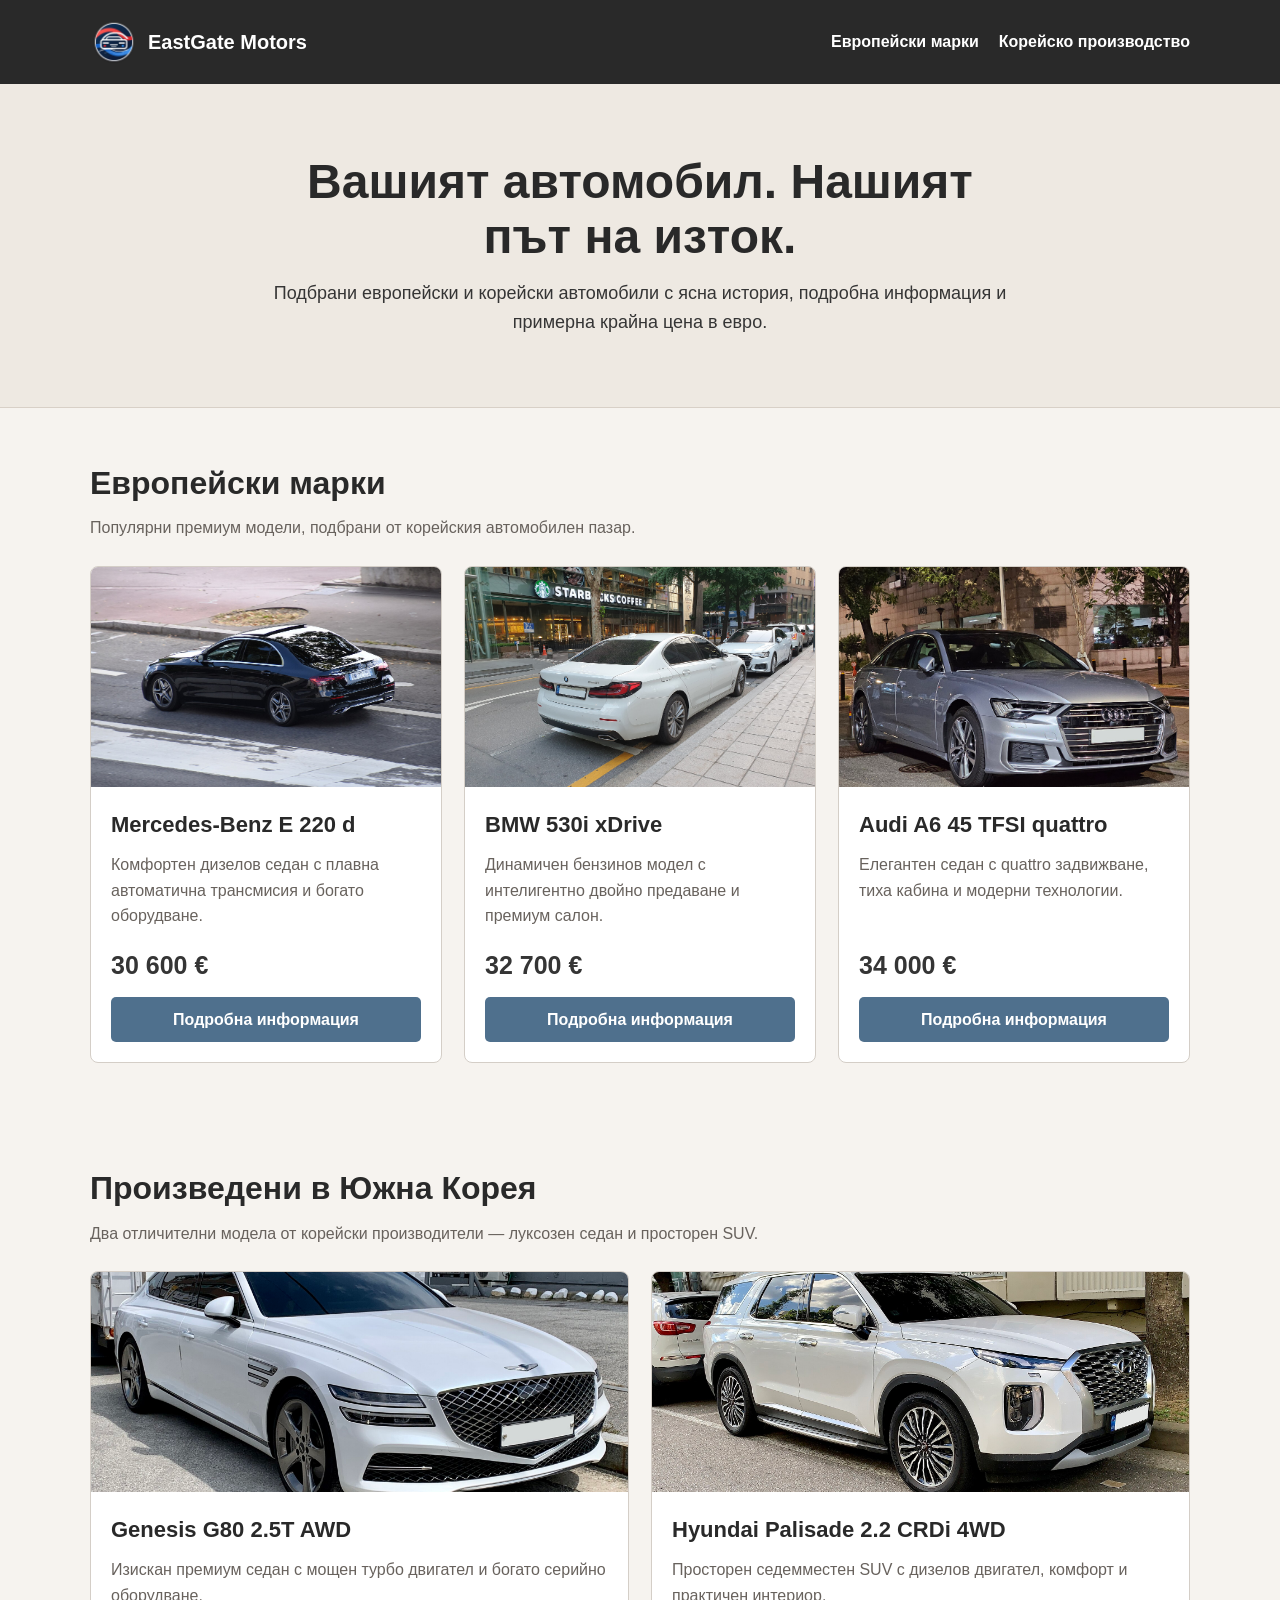
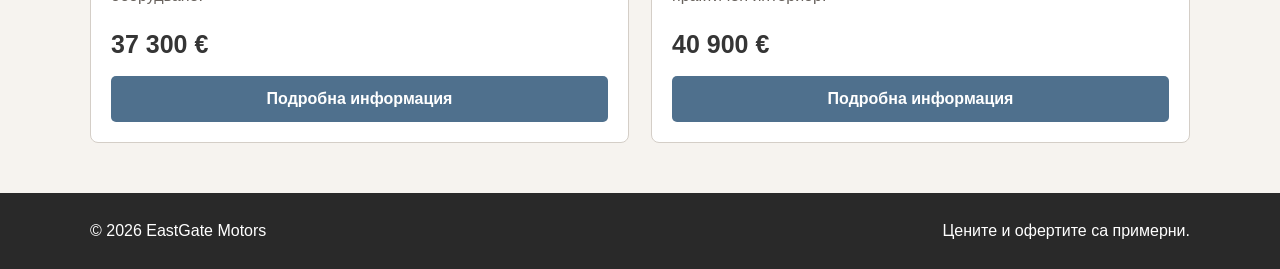
<file: index.html>
<!DOCTYPE html>
<html lang="bg">
<head>
    <meta charset="UTF-8">
    <meta name="viewport" content="width=device-width, initial-scale=1.0">
    <meta name="description" content="EastGate Motors предлага подбрани автомобили за внос от Южна Корея.">
    <title>EastGate Motors | Автомобили от Южна Корея</title>
    <link rel="stylesheet" href="styles.css">
</head>
<body>
    <header class="site-header">
        <nav class="site-nav container" aria-label="Основна навигация">
            <a class="brand" href="index.html" aria-label="EastGate Motors - начало">
                <img class="site-logo" src="images/logo.png" alt="Лого на EastGate Motors">
                <span>EastGate Motors</span>
            </a>
            <ul class="nav-links">
                <li><a href="#european-cars">Европейски марки</a></li>
                <li><a href="#korean-cars">Корейско производство</a></li>
            </ul>
        </nav>
    </header>

    <main>
        <section class="hero">
            <div class="hero-content container">
                <h1>Вашият автомобил. Нашият път на изток.</h1>
                <p>Подбрани европейски и корейски автомобили с ясна история, подробна информация и примерна крайна цена в евро.</p>
            </div>
        </section>

        <section class="section" id="european-cars">
            <div class="container">
                <header class="section-heading">
                    <h2>Европейски марки</h2>
                    <p>Популярни премиум модели, подбрани от корейския автомобилен пазар.</p>
                </header>

                <div class="catalog-grid">
                    <article class="vehicle-card">
                        <a class="vehicle-card__image-link" href="mercedes-e-class.html">
                            <img src="images/mercedes-e-class.jpg" alt="Черен Mercedes-Benz E-Class E 220 d" loading="lazy">
                        </a>
                        <div class="vehicle-card__body">
                            <h3>Mercedes-Benz E 220 d</h3>
                            <p>Комфортен дизелов седан с плавна автоматична трансмисия и богато оборудване.</p>
                            <div class="card-footer">
                                <span class="price">30 600 €</span>
                                <a class="card-button" href="mercedes-e-class.html">Подробна информация</a>
                            </div>
                        </div>
                    </article>

                    <article class="vehicle-card">
                        <a class="vehicle-card__image-link" href="bmw-5-series.html">
                            <img src="images/bmw-5-series.jpg" alt="Бяло BMW 530i от серия G30" loading="lazy">
                        </a>
                        <div class="vehicle-card__body">
                            <h3>BMW 530i xDrive</h3>
                            <p>Динамичен бензинов модел с интелигентно двойно предаване и премиум салон.</p>
                            <div class="card-footer">
                                <span class="price">32 700 €</span>
                                <a class="card-button" href="bmw-5-series.html">Подробна информация</a>
                            </div>
                        </div>
                    </article>

                    <article class="vehicle-card">
                        <a class="vehicle-card__image-link" href="audi-a6.html">
                            <img src="images/audi-a6.jpg" alt="Сребрист Audi A6 45 TFSI quattro" loading="lazy">
                        </a>
                        <div class="vehicle-card__body">
                            <h3>Audi A6 45 TFSI quattro</h3>
                            <p>Елегантен седан с quattro задвижване, тиха кабина и модерни технологии.</p>
                            <div class="card-footer">
                                <span class="price">34 000 €</span>
                                <a class="card-button" href="audi-a6.html">Подробна информация</a>
                            </div>
                        </div>
                    </article>
                </div>
            </div>
        </section>

        <section class="section" id="korean-cars">
            <div class="container">
                <header class="section-heading">
                    <h2>Произведени в Южна Корея</h2>
                    <p>Два отличителни модела от корейски производители — луксозен седан и просторен SUV.</p>
                </header>

                <div class="catalog-grid catalog-grid--two">
                    <article class="vehicle-card">
                        <a class="vehicle-card__image-link" href="genesis-g80.html">
                            <img src="images/genesis-g80.jpg" alt="Черен Genesis G80 от поколение RG3" loading="lazy">
                        </a>
                        <div class="vehicle-card__body">
                            <h3>Genesis G80 2.5T AWD</h3>
                            <p>Изискан премиум седан с мощен турбо двигател и богато серийно оборудване.</p>
                            <div class="card-footer">
                                <span class="price">37 300 €</span>
                                <a class="card-button" href="genesis-g80.html">Подробна информация</a>
                            </div>
                        </div>
                    </article>

                    <article class="vehicle-card">
                        <a class="vehicle-card__image-link" href="hyundai-palisade.html">
                            <img src="images/hyundai-palisade.jpg" alt="Бял Hyundai Palisade, сниман в Южна Корея" loading="lazy">
                        </a>
                        <div class="vehicle-card__body">
                            <h3>Hyundai Palisade 2.2 CRDi 4WD</h3>
                            <p>Просторен седемместен SUV с дизелов двигател, комфорт и практичен интериор.</p>
                            <div class="card-footer">
                                <span class="price">40 900 €</span>
                                <a class="card-button" href="hyundai-palisade.html">Подробна информация</a>
                            </div>
                        </div>
                    </article>
                </div>
            </div>
        </section>

    </main>

    <footer class="site-footer">
        <div class="footer-content container">
            <p>© 2026 EastGate Motors</p>
            <p>Цените и офертите са примерни.</p>
        </div>
    </footer>
</body>
</html>
</file>
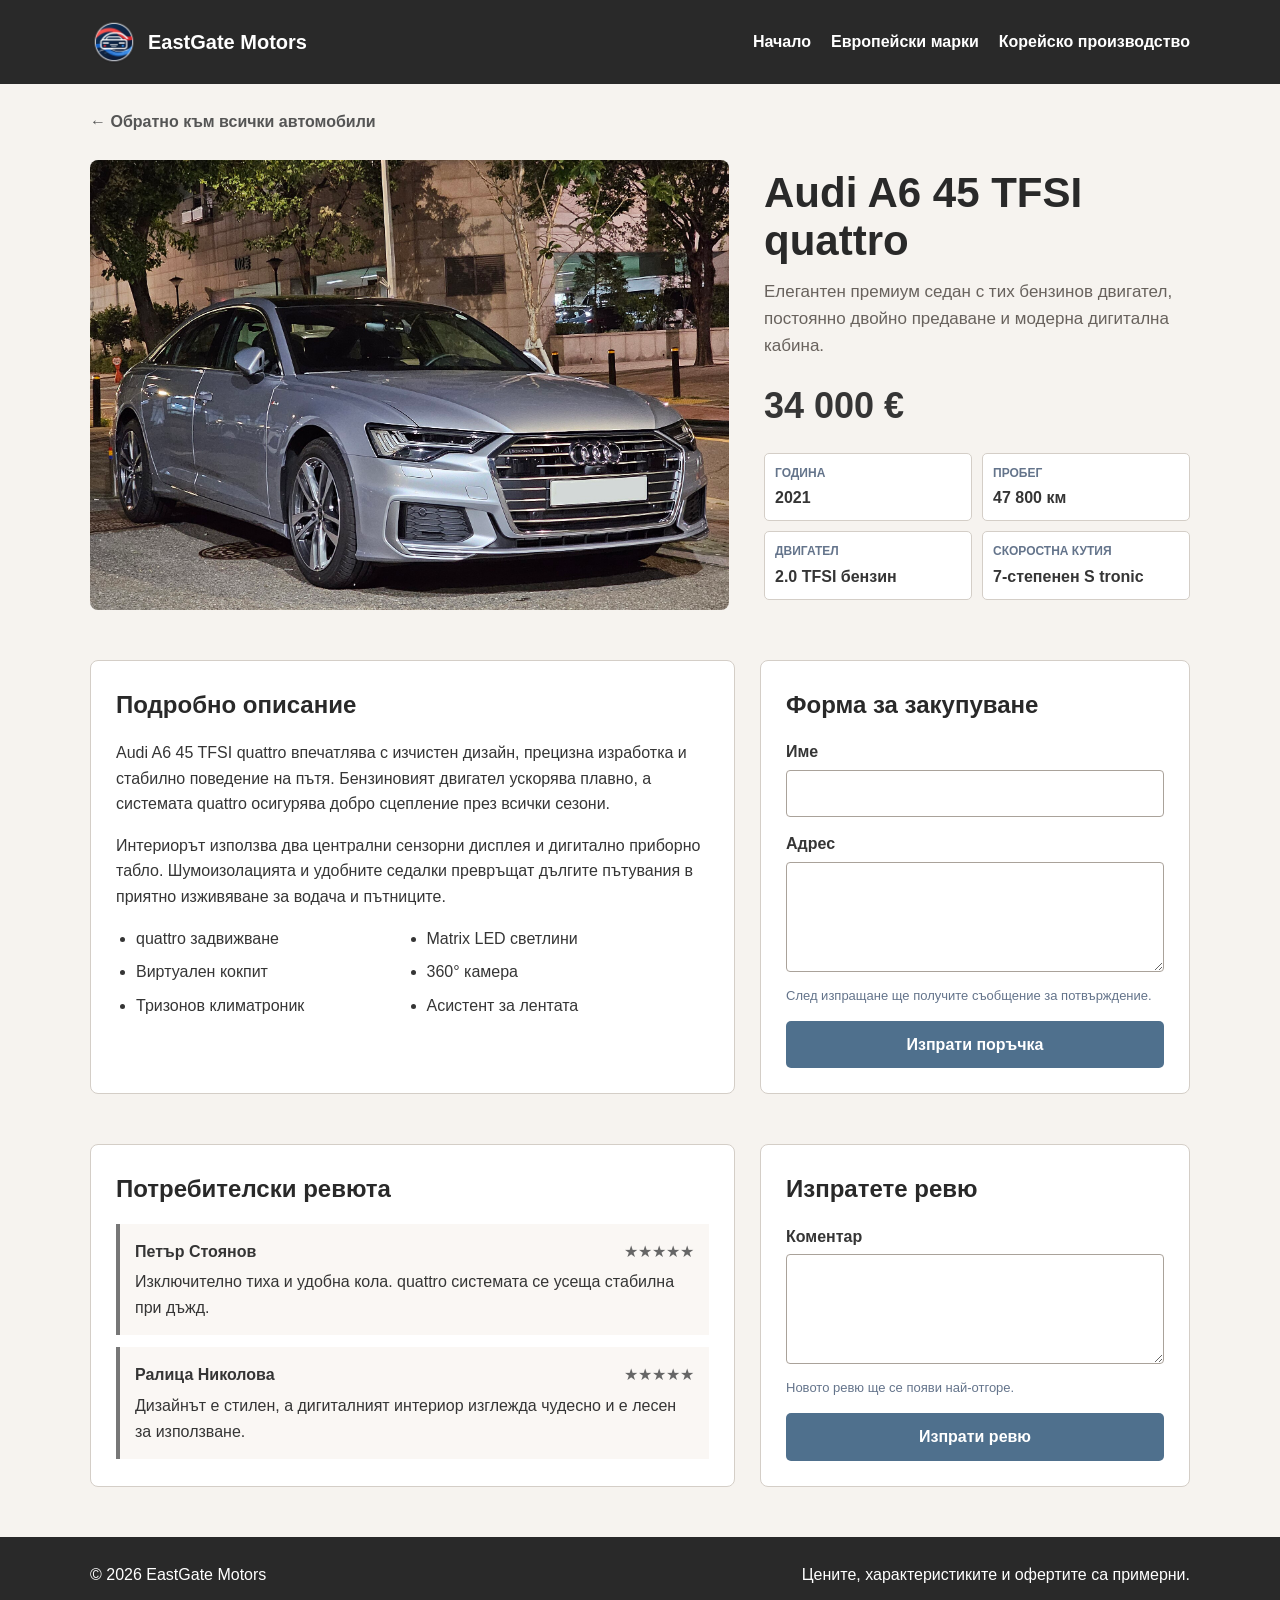
<file: audi-a6.html>
<!DOCTYPE html>
<html lang="bg">
<head>
    <meta charset="UTF-8">
    <meta name="viewport" content="width=device-width, initial-scale=1.0">
    <meta name="description" content="Подробна информация за Audi A6 45 TFSI quattro от EastGate Motors.">
    <title>Audi A6 45 TFSI quattro | EastGate Motors</title>
    <link rel="stylesheet" href="styles.css">
    <script src="script.js" defer></script>
</head>
<body>
    <header class="site-header">
        <nav class="site-nav container" aria-label="Основна навигация">
            <a class="brand" href="index.html" aria-label="EastGate Motors - начало">
                <img class="site-logo" src="images/logo.png" alt="Лого на EastGate Motors">
                <span>EastGate Motors</span>
            </a>
            <ul class="nav-links">
                <li><a href="index.html">Начало</a></li>
                <li><a href="index.html#european-cars">Европейски марки</a></li>
                <li><a href="index.html#korean-cars">Корейско производство</a></li>
            </ul>
        </nav>
    </header>

    <main class="container">
        <nav class="breadcrumb" aria-label="Навигационна пътека">
            <a href="index.html">← Обратно към всички автомобили</a>
        </nav>

        <section class="product-hero">
            <figure class="product-figure">
                <img src="images/audi-a6.jpg" alt="Сребрист Audi A6 45 TFSI quattro от поколение C8">
            </figure>

            <div class="product-summary">
                <h1>Audi A6 45 TFSI quattro</h1>
                <p class="lead">Елегантен премиум седан с тих бензинов двигател, постоянно двойно предаване и модерна дигитална кабина.</p>
                <span class="price price--large">34 000 €</span>
                <dl class="spec-grid">
                    <div><dt>Година</dt><dd>2021</dd></div>
                    <div><dt>Пробег</dt><dd>47 800 км</dd></div>
                    <div><dt>Двигател</dt><dd>2.0 TFSI бензин</dd></div>
                    <div><dt>Скоростна кутия</dt><dd>7-степенен S tronic</dd></div>
                </dl>
            </div>
        </section>

        <section class="detail-grid">
            <article class="description-panel">
                <h2>Подробно описание</h2>
                <p>Audi A6 45 TFSI quattro впечатлява с изчистен дизайн, прецизна изработка и стабилно поведение на пътя. Бензиновият двигател ускорява плавно, а системата quattro осигурява добро сцепление през всички сезони.</p>
                <p>Интериорът използва два централни сензорни дисплея и дигитално приборно табло. Шумоизолацията и удобните седалки превръщат дългите пътувания в приятно изживяване за водача и пътниците.</p>
                <ul class="feature-list">
                    <li>quattro задвижване</li>
                    <li>Matrix LED светлини</li>
                    <li>Виртуален кокпит</li>
                    <li>360° камера</li>
                    <li>Тризонов климатроник</li>
                    <li>Асистент за лентата</li>
                </ul>
            </article>

            <aside class="panel">
                <h2>Форма за закупуване</h2>
                <form id="purchase-form" class="form-stack" action="#" method="post">
                    <div class="form-field">
                        <label for="buyer-name">Име</label>
                        <input id="buyer-name" name="name" type="text" autocomplete="name" required>
                    </div>
                    <div class="form-field">
                        <label for="buyer-address">Адрес</label>
                        <textarea id="buyer-address" name="address" autocomplete="street-address" required></textarea>
                    </div>
                    <p class="form-note">След изпращане ще получите съобщение за потвърждение.</p>
                    <button class="button" type="submit">Изпрати поръчка</button>
                </form>
            </aside>
        </section>

        <section class="reviews-grid">
            <div class="reviews-panel">
                <h2>Потребителски ревюта</h2>
                <div class="reviews-list">
                    <article class="review">
                        <header><strong>Петър Стоянов</strong><span class="stars" aria-label="5 от 5 звезди">★★★★★</span></header>
                        <p>Изключително тиха и удобна кола. quattro системата се усеща стабилна при дъжд.</p>
                    </article>
                    <article class="review">
                        <header><strong>Ралица Николова</strong><span class="stars" aria-label="5 от 5 звезди">★★★★★</span></header>
                        <p>Дизайнът е стилен, а дигиталният интериор изглежда чудесно и е лесен за използване.</p>
                    </article>
                </div>
            </div>

            <div class="panel">
                <h2>Изпратете ревю</h2>
                <form id="review-form" class="form-stack" action="#" method="post">
                    <div class="form-field">
                        <label for="review-comment">Коментар</label>
                        <textarea id="review-comment" name="comment" required></textarea>
                    </div>
                    <p class="form-note">Новото ревю ще се появи най-отгоре.</p>
                    <button class="button" type="submit">Изпрати ревю</button>
                </form>
            </div>
        </section>
    </main>

    <footer class="site-footer">
        <div class="footer-content container">
            <p>© 2026 EastGate Motors</p>
            <p>Цените, характеристиките и офертите са примерни.</p>
        </div>
    </footer>
</body>
</html>
</file>
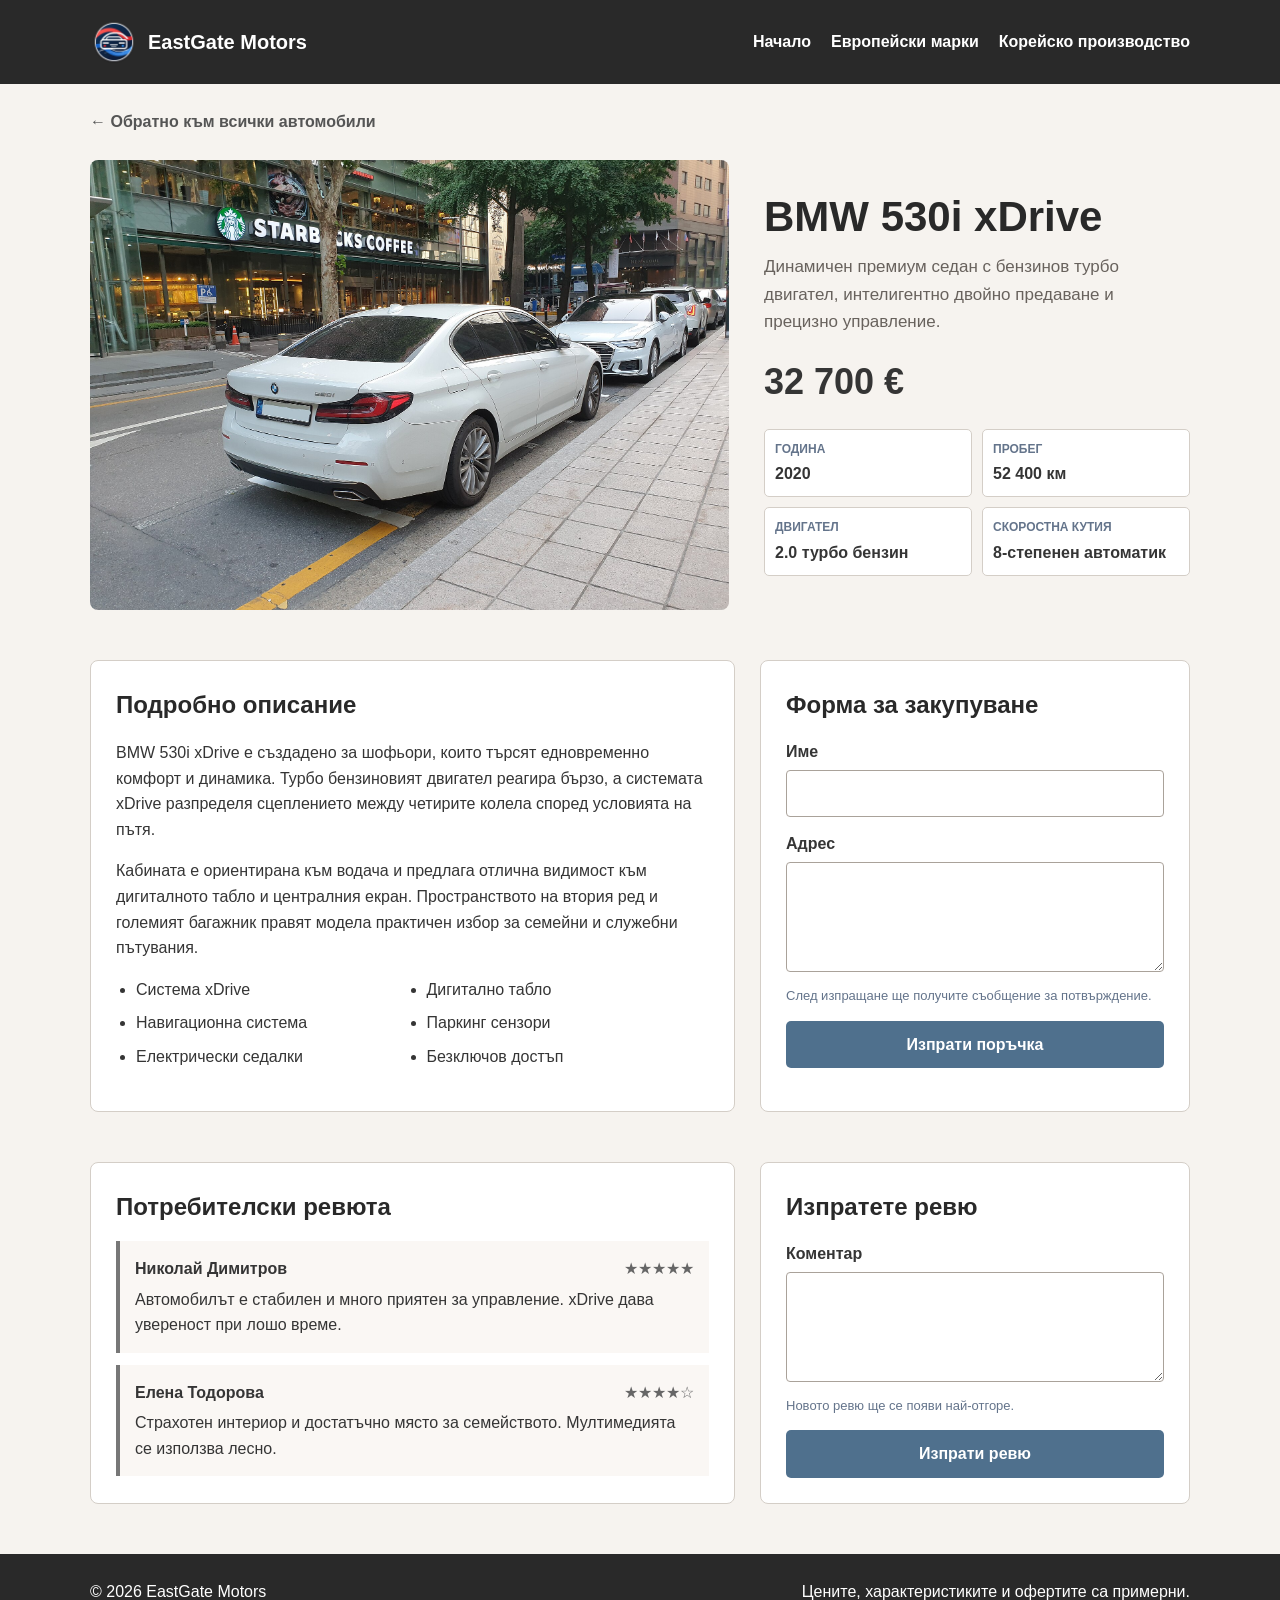
<file: bmw-5-series.html>
<!DOCTYPE html>
<html lang="bg">
<head>
    <meta charset="UTF-8">
    <meta name="viewport" content="width=device-width, initial-scale=1.0">
    <meta name="description" content="Подробна информация за BMW 530i xDrive от EastGate Motors.">
    <title>BMW 530i xDrive | EastGate Motors</title>
    <link rel="stylesheet" href="styles.css">
    <script src="script.js" defer></script>
</head>
<body>
    <header class="site-header">
        <nav class="site-nav container" aria-label="Основна навигация">
            <a class="brand" href="index.html" aria-label="EastGate Motors - начало">
                <img class="site-logo" src="images/logo.png" alt="Лого на EastGate Motors">
                <span>EastGate Motors</span>
            </a>
            <ul class="nav-links">
                <li><a href="index.html">Начало</a></li>
                <li><a href="index.html#european-cars">Европейски марки</a></li>
                <li><a href="index.html#korean-cars">Корейско производство</a></li>
            </ul>
        </nav>
    </header>

    <main class="container">
        <nav class="breadcrumb" aria-label="Навигационна пътека">
            <a href="index.html">← Обратно към всички автомобили</a>
        </nav>

        <section class="product-hero">
            <figure class="product-figure">
                <img src="images/bmw-5-series.jpg" alt="Бяло BMW 530i от поколение G30">
            </figure>

            <div class="product-summary">
                <h1>BMW 530i xDrive</h1>
                <p class="lead">Динамичен премиум седан с бензинов турбо двигател, интелигентно двойно предаване и прецизно управление.</p>
                <span class="price price--large">32 700 €</span>
                <dl class="spec-grid">
                    <div><dt>Година</dt><dd>2020</dd></div>
                    <div><dt>Пробег</dt><dd>52 400 км</dd></div>
                    <div><dt>Двигател</dt><dd>2.0 турбо бензин</dd></div>
                    <div><dt>Скоростна кутия</dt><dd>8-степенен автоматик</dd></div>
                </dl>
            </div>
        </section>

        <section class="detail-grid">
            <article class="description-panel">
                <h2>Подробно описание</h2>
                <p>BMW 530i xDrive е създадено за шофьори, които търсят едновременно комфорт и динамика. Турбо бензиновият двигател реагира бързо, а системата xDrive разпределя сцеплението между четирите колела според условията на пътя.</p>
                <p>Кабината е ориентирана към водача и предлага отлична видимост към дигиталното табло и централния екран. Пространството на втория ред и големият багажник правят модела практичен избор за семейни и служебни пътувания.</p>
                <ul class="feature-list">
                    <li>Система xDrive</li>
                    <li>Дигитално табло</li>
                    <li>Навигационна система</li>
                    <li>Паркинг сензори</li>
                    <li>Електрически седалки</li>
                    <li>Безключов достъп</li>
                </ul>
            </article>

            <aside class="panel">
                <h2>Форма за закупуване</h2>
                <form id="purchase-form" class="form-stack" action="#" method="post">
                    <div class="form-field">
                        <label for="buyer-name">Име</label>
                        <input id="buyer-name" name="name" type="text" autocomplete="name" required>
                    </div>
                    <div class="form-field">
                        <label for="buyer-address">Адрес</label>
                        <textarea id="buyer-address" name="address" autocomplete="street-address" required></textarea>
                    </div>
                    <p class="form-note">След изпращане ще получите съобщение за потвърждение.</p>
                    <button class="button" type="submit">Изпрати поръчка</button>
                </form>
            </aside>
        </section>

        <section class="reviews-grid">
            <div class="reviews-panel">
                <h2>Потребителски ревюта</h2>
                <div class="reviews-list">
                    <article class="review">
                        <header><strong>Николай Димитров</strong><span class="stars" aria-label="5 от 5 звезди">★★★★★</span></header>
                        <p>Автомобилът е стабилен и много приятен за управление. xDrive дава увереност при лошо време.</p>
                    </article>
                    <article class="review">
                        <header><strong>Елена Тодорова</strong><span class="stars" aria-label="4 от 5 звезди">★★★★☆</span></header>
                        <p>Страхотен интериор и достатъчно място за семейството. Мултимедията се използва лесно.</p>
                    </article>
                </div>
            </div>

            <div class="panel">
                <h2>Изпратете ревю</h2>
                <form id="review-form" class="form-stack" action="#" method="post">
                    <div class="form-field">
                        <label for="review-comment">Коментар</label>
                        <textarea id="review-comment" name="comment" required></textarea>
                    </div>
                    <p class="form-note">Новото ревю ще се появи най-отгоре.</p>
                    <button class="button" type="submit">Изпрати ревю</button>
                </form>
            </div>
        </section>
    </main>

    <footer class="site-footer">
        <div class="footer-content container">
            <p>© 2026 EastGate Motors</p>
            <p>Цените, характеристиките и офертите са примерни.</p>
        </div>
    </footer>
</body>
</html>
</file>
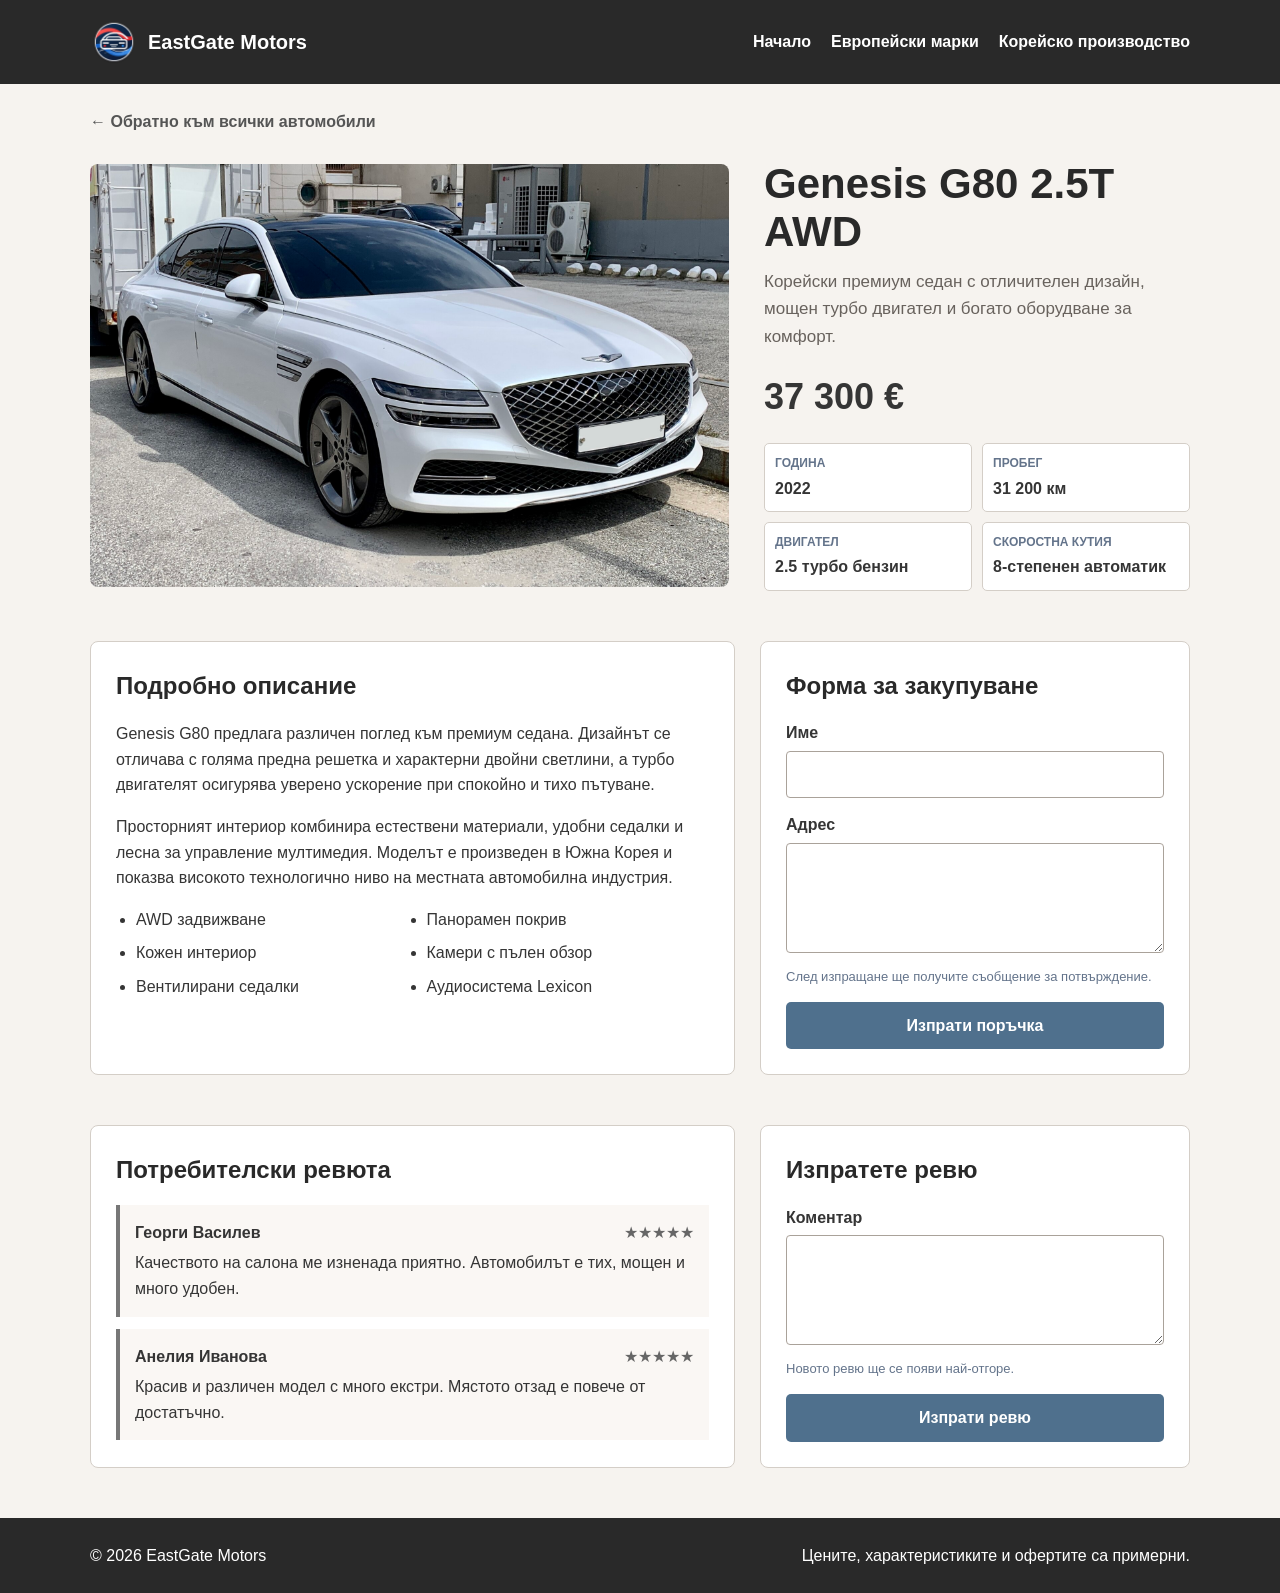
<file: genesis-g80.html>
<!DOCTYPE html>
<html lang="bg">
<head>
    <meta charset="UTF-8">
    <meta name="viewport" content="width=device-width, initial-scale=1.0">
    <meta name="description" content="Подробна информация за Genesis G80 2.5T AWD от EastGate Motors.">
    <title>Genesis G80 2.5T AWD | EastGate Motors</title>
    <link rel="stylesheet" href="styles.css">
    <script src="script.js" defer></script>
</head>
<body>
    <header class="site-header">
        <nav class="site-nav container" aria-label="Основна навигация">
            <a class="brand" href="index.html" aria-label="EastGate Motors - начало">
                <img class="site-logo" src="images/logo.png" alt="Лого на EastGate Motors">
                <span>EastGate Motors</span>
            </a>
            <ul class="nav-links">
                <li><a href="index.html">Начало</a></li>
                <li><a href="index.html#european-cars">Европейски марки</a></li>
                <li><a href="index.html#korean-cars">Корейско производство</a></li>
            </ul>
        </nav>
    </header>

    <main class="container">
        <nav class="breadcrumb" aria-label="Навигационна пътека">
            <a href="index.html">← Обратно към всички автомобили</a>
        </nav>

        <section class="product-hero">
            <figure class="product-figure">
                <img src="images/genesis-g80.jpg" alt="Черен Genesis G80 от поколение RG3">
            </figure>

            <div class="product-summary">
                <h1>Genesis G80 2.5T AWD</h1>
                <p class="lead">Корейски премиум седан с отличителен дизайн, мощен турбо двигател и богато оборудване за комфорт.</p>
                <span class="price price--large">37 300 €</span>
                <dl class="spec-grid">
                    <div><dt>Година</dt><dd>2022</dd></div>
                    <div><dt>Пробег</dt><dd>31 200 км</dd></div>
                    <div><dt>Двигател</dt><dd>2.5 турбо бензин</dd></div>
                    <div><dt>Скоростна кутия</dt><dd>8-степенен автоматик</dd></div>
                </dl>
            </div>
        </section>

        <section class="detail-grid">
            <article class="description-panel">
                <h2>Подробно описание</h2>
                <p>Genesis G80 предлага различен поглед към премиум седана. Дизайнът се отличава с голяма предна решетка и характерни двойни светлини, а турбо двигателят осигурява уверено ускорение при спокойно и тихо пътуване.</p>
                <p>Просторният интериор комбинира естествени материали, удобни седалки и лесна за управление мултимедия. Моделът е произведен в Южна Корея и показва високото технологично ниво на местната автомобилна индустрия.</p>
                <ul class="feature-list">
                    <li>AWD задвижване</li>
                    <li>Панорамен покрив</li>
                    <li>Кожен интериор</li>
                    <li>Камери с пълен обзор</li>
                    <li>Вентилирани седалки</li>
                    <li>Аудиосистема Lexicon</li>
                </ul>
            </article>

            <aside class="panel">
                <h2>Форма за закупуване</h2>
                <form id="purchase-form" class="form-stack" action="#" method="post">
                    <div class="form-field">
                        <label for="buyer-name">Име</label>
                        <input id="buyer-name" name="name" type="text" autocomplete="name" required>
                    </div>
                    <div class="form-field">
                        <label for="buyer-address">Адрес</label>
                        <textarea id="buyer-address" name="address" autocomplete="street-address" required></textarea>
                    </div>
                    <p class="form-note">След изпращане ще получите съобщение за потвърждение.</p>
                    <button class="button" type="submit">Изпрати поръчка</button>
                </form>
            </aside>
        </section>

        <section class="reviews-grid">
            <div class="reviews-panel">
                <h2>Потребителски ревюта</h2>
                <div class="reviews-list">
                    <article class="review">
                        <header><strong>Георги Василев</strong><span class="stars" aria-label="5 от 5 звезди">★★★★★</span></header>
                        <p>Качеството на салона ме изненада приятно. Автомобилът е тих, мощен и много удобен.</p>
                    </article>
                    <article class="review">
                        <header><strong>Анелия Иванова</strong><span class="stars" aria-label="5 от 5 звезди">★★★★★</span></header>
                        <p>Красив и различен модел с много екстри. Мястото отзад е повече от достатъчно.</p>
                    </article>
                </div>
            </div>

            <div class="panel">
                <h2>Изпратете ревю</h2>
                <form id="review-form" class="form-stack" action="#" method="post">
                    <div class="form-field">
                        <label for="review-comment">Коментар</label>
                        <textarea id="review-comment" name="comment" required></textarea>
                    </div>
                    <p class="form-note">Новото ревю ще се появи най-отгоре.</p>
                    <button class="button" type="submit">Изпрати ревю</button>
                </form>
            </div>
        </section>
    </main>

    <footer class="site-footer">
        <div class="footer-content container">
            <p>© 2026 EastGate Motors</p>
            <p>Цените, характеристиките и офертите са примерни.</p>
        </div>
    </footer>
</body>
</html>
</file>
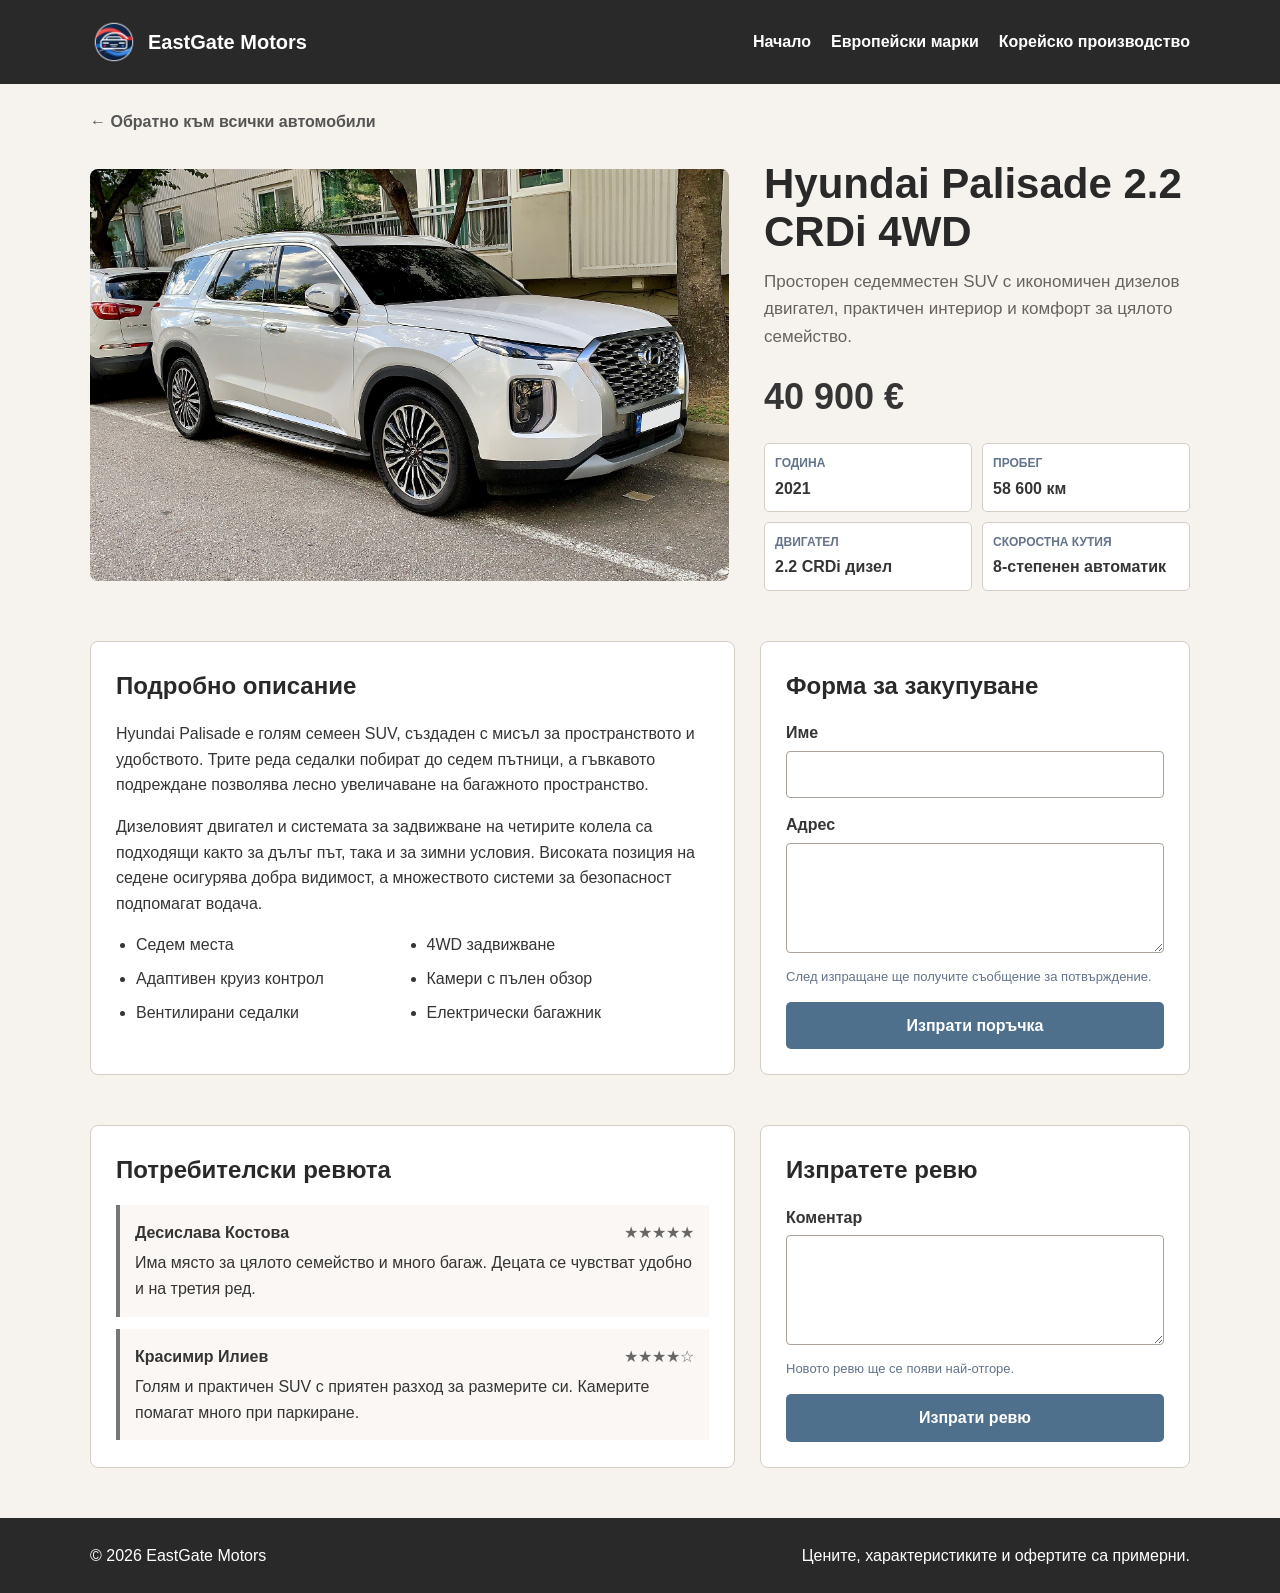
<file: hyundai-palisade.html>
<!DOCTYPE html>
<html lang="bg">
<head>
    <meta charset="UTF-8">
    <meta name="viewport" content="width=device-width, initial-scale=1.0">
    <meta name="description" content="Подробна информация за Hyundai Palisade 2.2 CRDi 4WD от EastGate Motors.">
    <title>Hyundai Palisade 2.2 CRDi 4WD | EastGate Motors</title>
    <link rel="stylesheet" href="styles.css">
    <script src="script.js" defer></script>
</head>
<body>
    <header class="site-header">
        <nav class="site-nav container" aria-label="Основна навигация">
            <a class="brand" href="index.html" aria-label="EastGate Motors - начало">
                <img class="site-logo" src="images/logo.png" alt="Лого на EastGate Motors">
                <span>EastGate Motors</span>
            </a>
            <ul class="nav-links">
                <li><a href="index.html">Начало</a></li>
                <li><a href="index.html#european-cars">Европейски марки</a></li>
                <li><a href="index.html#korean-cars">Корейско производство</a></li>
            </ul>
        </nav>
    </header>

    <main class="container">
        <nav class="breadcrumb" aria-label="Навигационна пътека">
            <a href="index.html">← Обратно към всички автомобили</a>
        </nav>

        <section class="product-hero">
            <figure class="product-figure">
                <img src="images/hyundai-palisade.jpg" alt="Бял Hyundai Palisade, сниман в Южна Корея">
            </figure>

            <div class="product-summary">
                <h1>Hyundai Palisade 2.2 CRDi 4WD</h1>
                <p class="lead">Просторен седемместен SUV с икономичен дизелов двигател, практичен интериор и комфорт за цялото семейство.</p>
                <span class="price price--large">40 900 €</span>
                <dl class="spec-grid">
                    <div><dt>Година</dt><dd>2021</dd></div>
                    <div><dt>Пробег</dt><dd>58 600 км</dd></div>
                    <div><dt>Двигател</dt><dd>2.2 CRDi дизел</dd></div>
                    <div><dt>Скоростна кутия</dt><dd>8-степенен автоматик</dd></div>
                </dl>
            </div>
        </section>

        <section class="detail-grid">
            <article class="description-panel">
                <h2>Подробно описание</h2>
                <p>Hyundai Palisade е голям семеен SUV, създаден с мисъл за пространството и удобството. Трите реда седалки побират до седем пътници, а гъвкавото подреждане позволява лесно увеличаване на багажното пространство.</p>
                <p>Дизеловият двигател и системата за задвижване на четирите колела са подходящи както за дълъг път, така и за зимни условия. Високата позиция на седене осигурява добра видимост, а множеството системи за безопасност подпомагат водача.</p>
                <ul class="feature-list">
                    <li>Седем места</li>
                    <li>4WD задвижване</li>
                    <li>Адаптивен круиз контрол</li>
                    <li>Камери с пълен обзор</li>
                    <li>Вентилирани седалки</li>
                    <li>Електрически багажник</li>
                </ul>
            </article>

            <aside class="panel">
                <h2>Форма за закупуване</h2>
                <form id="purchase-form" class="form-stack" action="#" method="post">
                    <div class="form-field">
                        <label for="buyer-name">Име</label>
                        <input id="buyer-name" name="name" type="text" autocomplete="name" required>
                    </div>
                    <div class="form-field">
                        <label for="buyer-address">Адрес</label>
                        <textarea id="buyer-address" name="address" autocomplete="street-address" required></textarea>
                    </div>
                    <p class="form-note">След изпращане ще получите съобщение за потвърждение.</p>
                    <button class="button" type="submit">Изпрати поръчка</button>
                </form>
            </aside>
        </section>

        <section class="reviews-grid">
            <div class="reviews-panel">
                <h2>Потребителски ревюта</h2>
                <div class="reviews-list">
                    <article class="review">
                        <header><strong>Десислава Костова</strong><span class="stars" aria-label="5 от 5 звезди">★★★★★</span></header>
                        <p>Има място за цялото семейство и много багаж. Децата се чувстват удобно и на третия ред.</p>
                    </article>
                    <article class="review">
                        <header><strong>Красимир Илиев</strong><span class="stars" aria-label="4 от 5 звезди">★★★★☆</span></header>
                        <p>Голям и практичен SUV с приятен разход за размерите си. Камерите помагат много при паркиране.</p>
                    </article>
                </div>
            </div>

            <div class="panel">
                <h2>Изпратете ревю</h2>
                <form id="review-form" class="form-stack" action="#" method="post">
                    <div class="form-field">
                        <label for="review-comment">Коментар</label>
                        <textarea id="review-comment" name="comment" required></textarea>
                    </div>
                    <p class="form-note">Новото ревю ще се появи най-отгоре.</p>
                    <button class="button" type="submit">Изпрати ревю</button>
                </form>
            </div>
        </section>
    </main>

    <footer class="site-footer">
        <div class="footer-content container">
            <p>© 2026 EastGate Motors</p>
            <p>Цените, характеристиките и офертите са примерни.</p>
        </div>
    </footer>
</body>
</html>
</file>
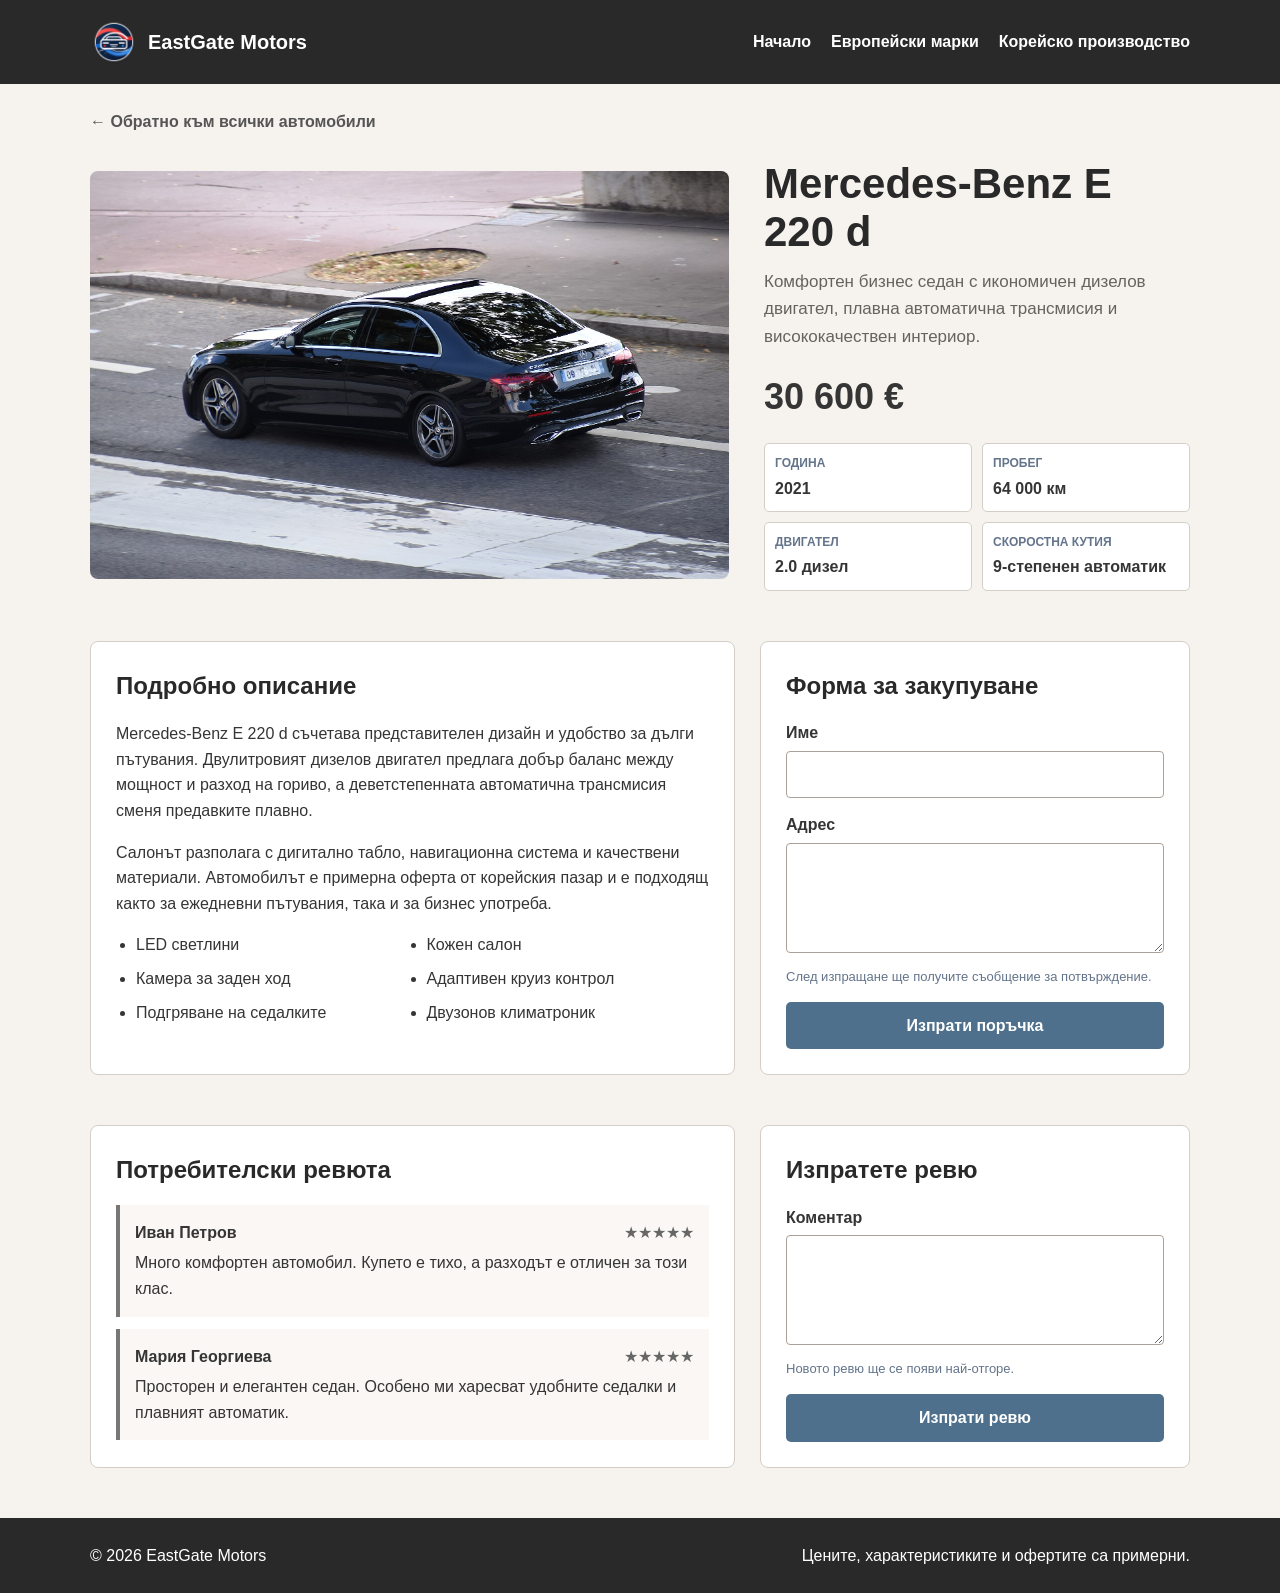
<file: mercedes-e-class.html>
<!DOCTYPE html>
<html lang="bg">
<head>
    <meta charset="UTF-8">
    <meta name="viewport" content="width=device-width, initial-scale=1.0">
    <meta name="description" content="Подробна информация за Mercedes-Benz E 220 d от EastGate Motors.">
    <title>Mercedes-Benz E 220 d | EastGate Motors</title>
    <link rel="stylesheet" href="styles.css">
    <script src="script.js" defer></script>
</head>
<body>
    <header class="site-header">
        <nav class="site-nav container" aria-label="Основна навигация">
            <a class="brand" href="index.html" aria-label="EastGate Motors - начало">
                <img class="site-logo" src="images/logo.png" alt="Лого на EastGate Motors">
                <span>EastGate Motors</span>
            </a>
            <ul class="nav-links">
                <li><a href="index.html">Начало</a></li>
                <li><a href="index.html#european-cars">Европейски марки</a></li>
                <li><a href="index.html#korean-cars">Корейско производство</a></li>
            </ul>
        </nav>
    </header>

    <main class="container">
        <nav class="breadcrumb" aria-label="Навигационна пътека">
            <a href="index.html">← Обратно към всички автомобили</a>
        </nav>

        <section class="product-hero">
            <figure class="product-figure">
                <img src="images/mercedes-e-class.jpg" alt="Черен Mercedes-Benz E-Class E 220 d">
            </figure>

            <div class="product-summary">
                <h1>Mercedes-Benz E 220 d</h1>
                <p class="lead">Комфортен бизнес седан с икономичен дизелов двигател, плавна автоматична трансмисия и висококачествен интериор.</p>
                <span class="price price--large">30 600 €</span>
                <dl class="spec-grid">
                    <div><dt>Година</dt><dd>2021</dd></div>
                    <div><dt>Пробег</dt><dd>64 000 км</dd></div>
                    <div><dt>Двигател</dt><dd>2.0 дизел</dd></div>
                    <div><dt>Скоростна кутия</dt><dd>9-степенен автоматик</dd></div>
                </dl>
            </div>
        </section>

        <section class="detail-grid">
            <article class="description-panel">
                <h2>Подробно описание</h2>
                <p>Mercedes-Benz E 220 d съчетава представителен дизайн и удобство за дълги пътувания. Двулитровият дизелов двигател предлага добър баланс между мощност и разход на гориво, а деветстепенната автоматична трансмисия сменя предавките плавно.</p>
                <p>Салонът разполага с дигитално табло, навигационна система и качествени материали. Автомобилът е примерна оферта от корейския пазар и е подходящ както за ежедневни пътувания, така и за бизнес употреба.</p>
                <ul class="feature-list">
                    <li>LED светлини</li>
                    <li>Кожен салон</li>
                    <li>Камера за заден ход</li>
                    <li>Адаптивен круиз контрол</li>
                    <li>Подгряване на седалките</li>
                    <li>Двузонов климатроник</li>
                </ul>
            </article>

            <aside class="panel">
                <h2>Форма за закупуване</h2>
                <form id="purchase-form" class="form-stack" action="#" method="post">
                    <div class="form-field">
                        <label for="buyer-name">Име</label>
                        <input id="buyer-name" name="name" type="text" autocomplete="name" required>
                    </div>
                    <div class="form-field">
                        <label for="buyer-address">Адрес</label>
                        <textarea id="buyer-address" name="address" autocomplete="street-address" required></textarea>
                    </div>
                    <p class="form-note">След изпращане ще получите съобщение за потвърждение.</p>
                    <button class="button" type="submit">Изпрати поръчка</button>
                </form>
            </aside>
        </section>

        <section class="reviews-grid">
            <div class="reviews-panel">
                <h2>Потребителски ревюта</h2>
                <div class="reviews-list">
                    <article class="review">
                        <header><strong>Иван Петров</strong><span class="stars" aria-label="5 от 5 звезди">★★★★★</span></header>
                        <p>Много комфортен автомобил. Купето е тихо, а разходът е отличен за този клас.</p>
                    </article>
                    <article class="review">
                        <header><strong>Мария Георгиева</strong><span class="stars" aria-label="5 от 5 звезди">★★★★★</span></header>
                        <p>Просторен и елегантен седан. Особено ми харесват удобните седалки и плавният автоматик.</p>
                    </article>
                </div>
            </div>

            <div class="panel">
                <h2>Изпратете ревю</h2>
                <form id="review-form" class="form-stack" action="#" method="post">
                    <div class="form-field">
                        <label for="review-comment">Коментар</label>
                        <textarea id="review-comment" name="comment" required></textarea>
                    </div>
                    <p class="form-note">Новото ревю ще се появи най-отгоре.</p>
                    <button class="button" type="submit">Изпрати ревю</button>
                </form>
            </div>
        </section>
    </main>

    <footer class="site-footer">
        <div class="footer-content container">
            <p>© 2026 EastGate Motors</p>
            <p>Цените, характеристиките и офертите са примерни.</p>
        </div>
    </footer>
</body>
</html>
</file>
<file: styles.css>
* {
    box-sizing: border-box;
}

body {
    margin: 0;
    background-color: #f6f3ef;
    color: #353535;
    font-family: Arial, Helvetica, sans-serif;
    line-height: 1.6;
}

img {
    display: block;
    max-width: 100%;
}

a {
    color: #555555;
}

.container {
    width: 90%;
    max-width: 1100px;
    margin: 0 auto;
}

.site-header {
    background-color: #292929;
    color: white;
}

.site-nav {
    display: flex;
    align-items: center;
    justify-content: space-between;
    padding: 18px 0;
}

.brand {
    display: flex;
    align-items: center;
    gap: 10px;
    color: white;
    font-size: 20px;
    font-weight: bold;
    text-decoration: none;
}

.site-logo {
    width: 48px;
    height: 48px;
    object-fit: contain;
}

.nav-links {
    display: flex;
    gap: 20px;
    margin: 0;
    padding: 0;
    list-style: none;
}

.nav-links a {
    color: white;
    font-weight: bold;
    text-decoration: none;
}

.nav-links a:hover {
    text-decoration: underline;
}

.hero {
    padding: 70px 0;
    border-bottom: 1px solid #d8d0c7;
    background-color: #eee9e2;
    text-align: center;
}

.hero-content {
    max-width: 750px;
}

.hero h1 {
    margin: 0 0 15px;
    color: #292929;
    font-size: 48px;
    line-height: 1.15;
}

.hero p {
    margin: 0;
    font-size: 18px;
}

.section {
    padding: 50px 0;
}

.section-heading {
    margin-bottom: 25px;
}

.section-heading h2 {
    margin: 0 0 6px;
    color: #292929;
    font-size: 32px;
}

.section-heading p {
    margin: 0;
    color: #68625d;
}

.catalog-grid {
    display: grid;
    grid-template-columns: repeat(3, 1fr);
    gap: 22px;
}

.catalog-grid--two {
    grid-template-columns: repeat(2, 1fr);
}

.vehicle-card {
    display: flex;
    overflow: hidden;
    flex-direction: column;
    border: 1px solid #d4cec7;
    border-radius: 8px;
    background-color: white;
}

.vehicle-card:hover {
    background-color: #fffaf5;
    border-color: #8f8a84;
}

.vehicle-card__image-link {
    display: block;
}

.vehicle-card img {
    width: 100%;
    height: 220px;
    object-fit: cover;
}

.vehicle-card__body {
    display: flex;
    flex: 1;
    flex-direction: column;
    padding: 20px;
}

.vehicle-card h3 {
    margin: 0 0 10px;
    color: #292929;
    font-size: 22px;
}

.vehicle-card p {
    margin: 0 0 16px;
    color: #68625d;
}

.card-footer {
    margin-top: auto;
}

.price {
    display: block;
    margin-bottom: 12px;
    color: #353535;
    font-size: 25px;
    font-weight: bold;
}

.price--large {
    margin: 18px 0;
    font-size: 36px;
}

.button,
.card-button {
    display: inline-block;
    border: 0;
    border-radius: 5px;
    background-color: #4f708d;
    color: white;
    font: inherit;
    font-weight: bold;
    text-align: center;
    text-decoration: none;
    cursor: pointer;
}

.button:hover,
.card-button:hover {
    background-color: #6386a3;
}

.card-button {
    width: 100%;
    padding: 10px;
}

.button {
    padding: 11px 18px;
}

.breadcrumb {
    padding: 25px 0;
}

.breadcrumb a {
    font-weight: bold;
    text-decoration: none;
}

.product-hero {
    display: grid;
    grid-template-columns: 3fr 2fr;
    gap: 35px;
    align-items: center;
    padding-bottom: 50px;
}

.product-figure {
    margin: 0;
}

.product-figure img {
    width: 100%;
    max-height: 450px;
    border-radius: 8px;
    object-fit: cover;
}

.product-summary h1 {
    margin: 0 0 12px;
    color: #292929;
    font-size: 42px;
    line-height: 1.15;
}

.lead {
    margin: 0;
    color: #68625d;
    font-size: 17px;
}

.spec-grid {
    display: grid;
    grid-template-columns: repeat(2, 1fr);
    gap: 10px;
    margin: 0;
}

.spec-grid div {
    padding: 10px;
    border: 1px solid #d4cec7;
    border-radius: 5px;
    background-color: white;
}

.spec-grid dt {
    color: #64748b;
    font-size: 12px;
    font-weight: bold;
    text-transform: uppercase;
}

.spec-grid dd {
    margin: 2px 0 0;
    font-weight: bold;
}

.detail-grid,
.reviews-grid {
    display: grid;
    grid-template-columns: 3fr 2fr;
    gap: 25px;
    padding-bottom: 50px;
}

.description-panel,
.panel,
.reviews-panel {
    padding: 25px;
    border: 1px solid #d4cec7;
    border-radius: 8px;
    background-color: white;
}

.description-panel h2,
.panel h2,
.reviews-panel h2 {
    margin: 0 0 15px;
    color: #292929;
}

.feature-list {
    display: grid;
    grid-template-columns: repeat(2, 1fr);
    gap: 8px;
    padding-left: 20px;
}

.form-stack {
    display: grid;
    gap: 14px;
}

.form-field {
    display: grid;
    gap: 5px;
}

.form-field label {
    font-weight: bold;
}

.form-field input,
.form-field textarea {
    width: 100%;
    padding: 10px;
    border: 1px solid #aaa29a;
    border-radius: 4px;
    font: inherit;
}

.form-field textarea {
    min-height: 110px;
    resize: vertical;
}

.form-note {
    margin: 0;
    color: #64748b;
    font-size: 13px;
}

.reviews-list {
    display: grid;
    gap: 12px;
}

.review {
    padding: 15px;
    border-left: 4px solid #777777;
    background-color: #faf7f4;
}

.review header {
    display: flex;
    justify-content: space-between;
    gap: 10px;
    margin-bottom: 5px;
}

.review p {
    margin: 0;
}

.stars {
    color: #666666;
}

.order-popup {
    position: fixed;
    z-index: 1000;
    inset: 0;
    display: grid;
    place-items: center;
    padding: 20px;
    background-color: rgba(0, 0, 0, 0.55);
}

.order-popup__box {
    width: 100%;
    max-width: 420px;
    padding: 30px;
    border-top: 5px solid #4f708d;
    border-radius: 8px;
    background-color: white;
    text-align: center;
}

.order-popup__box h2 {
    margin: 0 0 10px;
    color: #292929;
}

.order-popup__box p {
    margin: 0 0 20px;
    font-size: 18px;
}

.site-footer {
    padding: 25px 0;
    background-color: #292929;
    color: white;
}

.footer-content {
    display: flex;
    justify-content: space-between;
    gap: 20px;
}

.footer-content p {
    margin: 0;
}

@media (max-width: 850px) {
    .catalog-grid,
    .catalog-grid--two {
        grid-template-columns: repeat(2, 1fr);
    }

    .product-hero,
    .detail-grid,
    .reviews-grid {
        grid-template-columns: 1fr;
    }
}

@media (max-width: 600px) {
    .site-nav,
    .footer-content {
        align-items: flex-start;
        flex-direction: column;
    }

    .nav-links {
        flex-direction: column;
        gap: 8px;
    }

    .hero {
        padding: 45px 0;
    }

    .hero h1 {
        font-size: 34px;
    }

    .catalog-grid,
    .catalog-grid--two,
    .spec-grid,
    .feature-list {
        grid-template-columns: 1fr;
    }

    .vehicle-card img {
        height: 200px;
    }

    .product-summary h1 {
        font-size: 34px;
    }
}
</file>
